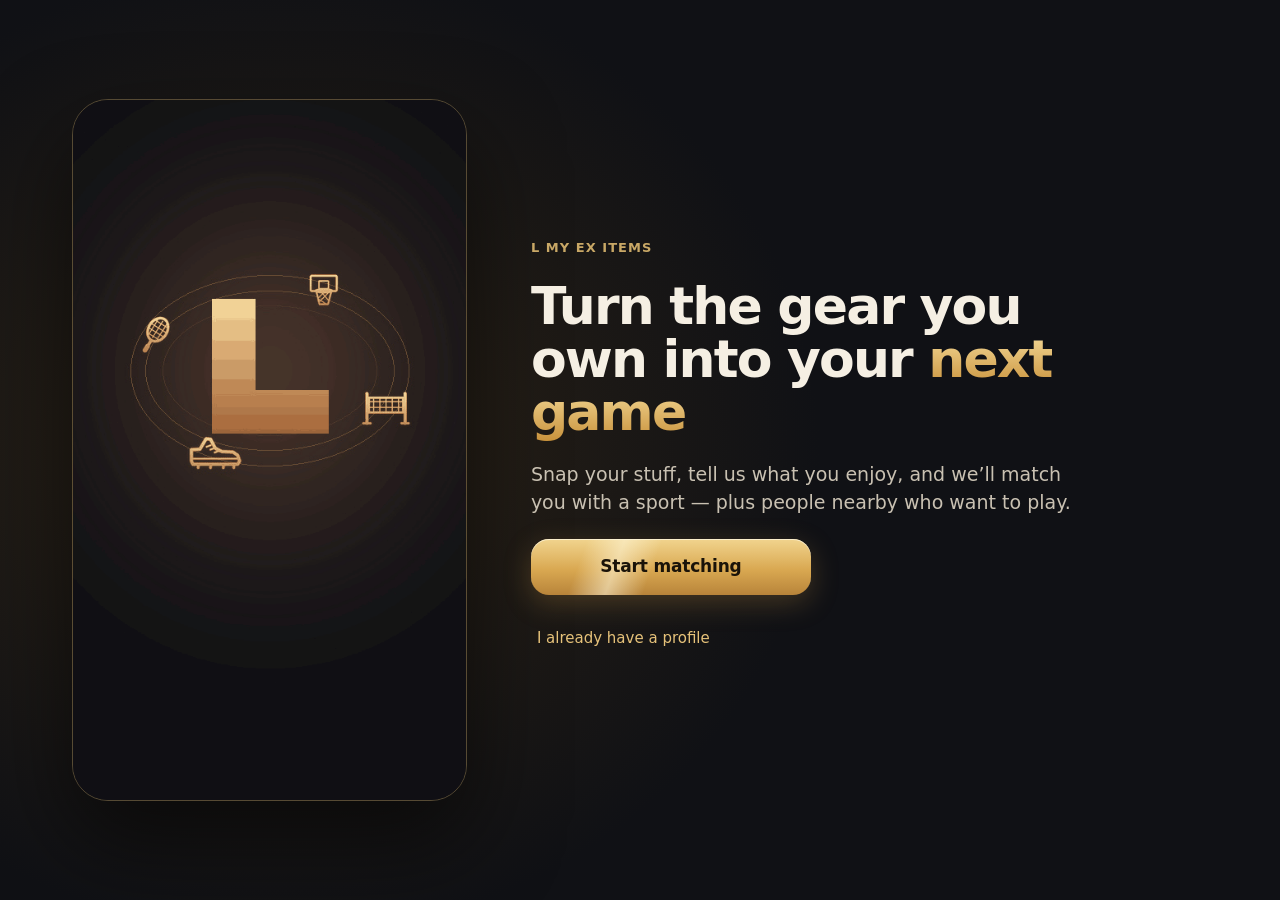
<file: assets/www/index.html>
<!doctype html>
<html lang="en">
<head>
<meta charset="utf-8">
<meta name="viewport" content="width=device-width, initial-scale=1, maximum-scale=1, user-scalable=no, viewport-fit=cover">
<meta name="color-scheme" content="dark">
<meta name="theme-color" content="#101115">
<title>L my ex items</title>
<link rel="stylesheet" href="css/app.css">
</head>
<body>
  <!-- Splash / loader -->
  <section id="splash" class="splash" aria-label="Loading">
    <div class="splash-media">
      <img src="video/loader.gif" alt="" width="480" height="852">
    </div>
    <div class="splash-copy">
      <span class="eyebrow">L my ex items</span>
      <h1 class="splash-title">Turn the gear you own into your <span class="gold-text">next game</span></h1>
      <p class="splash-sub">Snap your stuff, tell us what you enjoy, and we’ll match you with a sport — plus people nearby who want to play.</p>
      <button class="btn-gold" data-action="start"><span class="sheen" aria-hidden="true"></span><span>Start matching</span></button>
      <button class="btn-link" data-action="start-profile">I already have a profile</button>
    </div>
  </section>

  <!-- App shell -->
  <div id="app" class="app" hidden>
    <nav class="sidebar" aria-label="Sections">
      <div class="brand"><span class="brand-mark"><span class="gold-text">L</span></span><span class="brand-name">L my ex items</span></div>
      <span class="side-label">Browse</span>
      <div class="side-links" id="sideLinks"></div>
      <div class="side-spacer"></div>
      <button class="side-profile" data-nav="profile">
        <span class="avatar sm" id="sideAvatar">AC</span>
        <span class="side-profile-text"><span id="sideName">Alex Carter</span><small>Gold level</small></span>
      </button>
    </nav>

    <main id="view" class="view" tabindex="-1"></main>

    <nav class="tabbar" aria-label="Sections" id="tabbar"></nav>
  </div>

  <div id="toast" class="toast" role="status" aria-live="polite" hidden></div>

  <script src="js/app.js"></script>
</body>
</html>
</file>
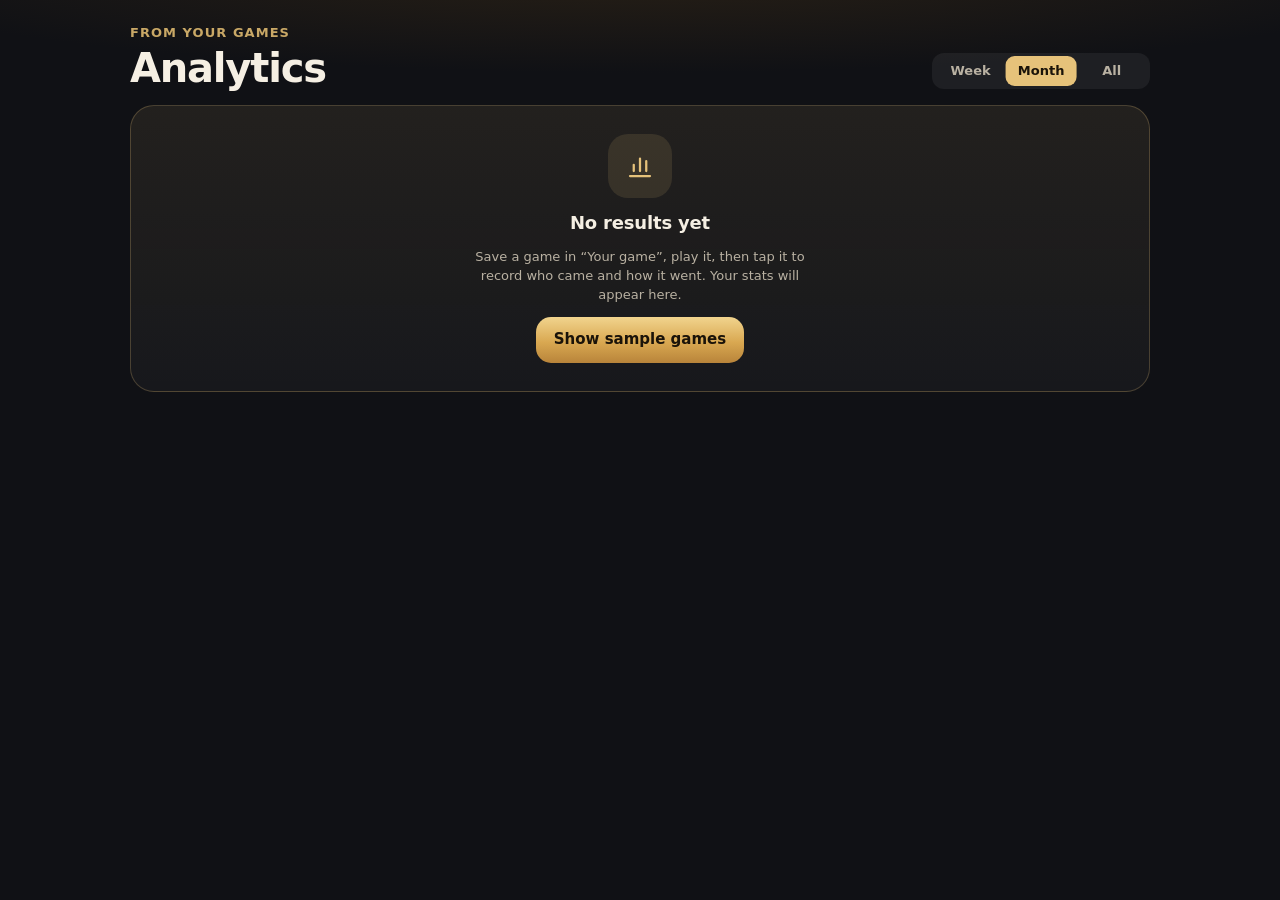
<file: assets/web/analytics.html>
<!doctype html>
<html lang="en">
<head>
<meta charset="utf-8">
<meta name="viewport" content="width=device-width, initial-scale=1, maximum-scale=1, user-scalable=no, viewport-fit=cover">
<meta name="color-scheme" content="dark">
<title>Analytics</title>
<!-- Bundled with the app. Shows the user's own games, sent in by the app via window.LApp.render(). No network access. -->
<style>
:root{--bg:#101115;--text:#F5EFE3;--text2:#D8D0C1;--muted:#A39C8F;--gold:#E6C27A;--goldHi:#F6DE9E;--coral:#E59A80;--card:rgba(255,255,255,.04);--line:rgba(255,255,255,.07);
  --ease:cubic-bezier(.2,.8,.2,1);--spring:cubic-bezier(.3,1.35,.5,1)}
*{box-sizing:border-box;-webkit-tap-highlight-color:transparent}
html,body{margin:0;background:var(--bg);color:var(--text);font:16px/1.45 -apple-system,BlinkMacSystemFont,"SF Pro Text",system-ui,sans-serif;-webkit-font-smoothing:antialiased;-webkit-user-select:none;user-select:none}
body{background:radial-gradient(120% 50% at 50% -10%,#2A2116 0%,var(--bg) 55%) no-repeat,var(--bg)}
#root{max-width:1100px;margin:0 auto;padding:var(--top,16px) 20px var(--bottom,24px);display:flex;flex-direction:column;gap:16px}
@keyframes rise{from{opacity:0;transform:translateY(14px)}to{opacity:1;transform:none}}
@keyframes grow{from{transform:scaleY(0)}to{transform:scaleY(1)}}
@keyframes draw{from{stroke-dashoffset:800}to{stroke-dashoffset:0}}
@keyframes pop{0%{transform:scale(.6);opacity:0}60%{transform:scale(1.08);opacity:1}100%{transform:scale(1)}}
.rise{animation:rise .6s var(--ease) both}.settled .rise{animation:none}.d1{animation-delay:.05s}.d2{animation-delay:.1s}.d3{animation-delay:.15s}.d4{animation-delay:.2s}
.head{display:flex;align-items:flex-end;justify-content:space-between;gap:12px;padding-top:4px}
.eyebrow{font-size:13px;font-weight:600;letter-spacing:.08em;text-transform:uppercase;color:#C9A866}
h1{margin:4px 0 0;font-size:34px;line-height:1.05;font-weight:700;letter-spacing:-.025em}
h2{margin:0;font-size:18px;font-weight:600;letter-spacing:-.01em}
.small{font-size:13px;color:var(--muted)} .note{margin:0;font-size:13px;color:#B9B1A2}
.card{padding:18px;border-radius:24px;background:var(--card);border:1px solid var(--line);display:flex;flex-direction:column;gap:12px}
.card.gold{background:linear-gradient(180deg,rgba(230,194,122,.09),rgba(255,255,255,.03));border-color:rgba(230,194,122,.24)}
.between{display:flex;align-items:center;justify-content:space-between;gap:10px}
.seg{position:relative;display:grid;grid-auto-flow:column;grid-auto-columns:1fr;padding:3px;border-radius:12px;background:rgba(255,255,255,.06)}
.seg button{position:relative;z-index:1;height:30px;padding:0 12px;border:0;background:transparent;color:#B9B1A2;font:inherit;font-size:13px;font-weight:600;white-space:nowrap;transition:color .25s}
.seg button[aria-selected="true"]{color:#1A1309}
.seg .thumb{position:absolute;top:3px;bottom:3px;left:3px;border-radius:9px;background:var(--gold);transition:transform .45s var(--spring)}
.kpis{display:grid;grid-template-columns:repeat(2,minmax(0,1fr));gap:10px}
.kpi{display:flex;flex-direction:column;gap:2px;padding:14px;border-radius:20px;background:var(--card);border:1px solid var(--line)}
.kpi b{font-size:28px;font-weight:700;letter-spacing:-.03em;font-variant-numeric:tabular-nums}
.grid{display:flex;flex-direction:column;gap:16px}
.bars{position:relative;height:180px;display:grid;grid-template-columns:repeat(7,minmax(0,1fr));gap:8px;align-items:end;padding-top:24px;border-bottom:1px solid rgba(255,255,255,.12)}
.bars .gl{position:absolute;left:0;right:0;border-top:1px dashed rgba(255,255,255,.07)}
.bars button{position:relative;height:100%;border:0;padding:0;background:transparent;display:flex;flex-direction:column;justify-content:flex-end;align-items:center;font:inherit}
.bar{display:block;width:100%;max-width:32px;min-height:4px;border-radius:8px 8px 3px 3px;background:rgba(230,194,122,.32);transform-origin:50% 100%;animation:grow .8s cubic-bezier(.2,1.2,.4,1) both}
.bar.best{background:rgba(230,194,122,.75)} .bar.on{background:linear-gradient(180deg,var(--goldHi),#C8913A)}
.tip{position:absolute;top:-22px;left:50%;transform:translateX(-50%);padding:2px 7px;border-radius:8px;background:var(--text);color:#15130F;font-size:12px;font-weight:700;white-space:nowrap;animation:pop .35s var(--spring) both}
.days{display:grid;grid-template-columns:repeat(7,minmax(0,1fr));gap:8px;text-align:center;font-size:12px;color:var(--muted)}
.line{position:relative;height:140px}
.line svg{position:absolute;inset:0;width:100%;height:100%;overflow:visible}
.line .path{stroke-dasharray:800;animation:draw 1.4s cubic-bezier(.4,0,.2,1) .2s both}
.dot{position:absolute;width:10px;height:10px;margin:-5px 0 0 -5px;border-radius:5px;background:var(--gold);box-shadow:0 0 0 2px #1A1A1E;animation:pop .4s var(--spring) both}
.row{display:flex;align-items:center;gap:12px;padding:12px;border-radius:18px;background:var(--card);border:1px solid rgba(255,255,255,.06)}
.row .grow{flex:1;min-width:0}.row .t{font-size:15px;font-weight:600;white-space:nowrap;overflow:hidden;text-overflow:ellipsis}
.badge{flex:none;height:26px;padding:0 10px;border-radius:13px;display:flex;align-items:center;font-size:12px;font-weight:600}
.ok{background:rgba(230,194,122,.14);color:var(--gold)}.bad{background:rgba(201,120,90,.16);color:var(--coral)}
.btn{height:46px;border-radius:15px;border:0;font:inherit;font-size:15px;font-weight:600;padding:0 18px;transition:transform .12s}
.btn:active{transform:scale(.96)}
.btn.gold{background:linear-gradient(180deg,#F1D48E,#D9A851 55%,#B8843A);color:#1A1309}
.btn.ghost{background:rgba(230,194,122,.08);border:1px solid rgba(230,194,122,.45);color:var(--gold);height:36px;font-size:14px;padding:0 14px}
.empty{align-items:center;text-align:center;padding:28px 20px}
.empty .ic{width:64px;height:64px;border-radius:20px;display:flex;align-items:center;justify-content:center;background:rgba(230,194,122,.12)}
.banner{display:flex;align-items:center;justify-content:space-between;gap:10px;padding:10px 14px;border-radius:16px;background:rgba(230,194,122,.08);border:1px solid rgba(230,194,122,.25);font-size:13px;color:var(--text2)}
@media (min-width:768px){
  #root{padding-left:40px;padding-right:40px}
  h1{font-size:40px;letter-spacing:-.03em}
  .kpis{grid-template-columns:repeat(4,minmax(0,1fr));gap:14px}.kpi{padding:18px}.kpi b{font-size:32px}
  .grid{display:grid;grid-template-columns:repeat(2,minmax(0,1fr));gap:20px}
  .recent{display:grid;grid-template-columns:repeat(2,minmax(0,1fr));gap:10px}
}
.recent{display:flex;flex-direction:column;gap:8px}
@media (prefers-reduced-motion:reduce){*,*::before,*::after{animation-duration:.01ms!important;transition-duration:.01ms!important}}
</style>
</head>
<body>
<main id="root" aria-live="polite"></main>
<script>
(function () {
  'use strict';
  var DAYS = ['Mon', 'Tue', 'Wed', 'Thu', 'Fri', 'Sat', 'Sun'];
  var FULL = ['Monday', 'Tuesday', 'Wednesday', 'Thursday', 'Friday', 'Saturday', 'Sunday'];
  var S = { period: 'month', metric: 'signups', sel: -1, data: { games: [], hasSample: false }, first: true };
  var root = document.getElementById('root');
  var lastKey = '';

  function send(msg) { try { window.LNative.postMessage(msg); } catch (e) { /* running outside the app */ } }
  function esc(s) { return String(s).replace(/[&<>"']/g, function (c) { return { '&': '&amp;', '<': '&lt;', '>': '&gt;', '"': '&quot;', "'": '&#39;' }[c]; }); }
  function dow(d) { return (d.getDay() + 6) % 7; } // Monday = 0
  function seg(key, opts) {
    var i = opts.map(function (o) { return o[0]; }).indexOf(S[key]);
    return '<div class="seg" role="tablist"><span class="thumb" style="width:calc((100% - 6px)/' + opts.length + ');transform:translateX(' + (i * 100) + '%)"></span>' +
      opts.map(function (o) { return '<button role="tab" aria-selected="' + (S[key] === o[0]) + '" data-k="' + key + '" data-v="' + o[0] + '">' + o[1] + '</button>'; }).join('') + '</div>';
  }

  function render() {
    var now = Date.now();
    var span = S.period === 'week' ? 7 : S.period === 'month' ? 30 : 100000;
    var games = S.data.games.filter(function (g) { return g.success !== null && g.success !== undefined; })
      .map(function (g) { return Object.assign({}, g, { d: new Date(g.date) }); })
      .filter(function (g) { return (now - g.d.getTime()) / 864e5 <= span; })
      .sort(function (a, b) { return b.d - a.d; });

    var head = '<header class="head rise"><div><span class="eyebrow">From your games</span><h1>Analytics</h1></div>' +
      seg('period', [['week', 'Week'], ['month', 'Month'], ['all', 'All']]) + '</header>';

    var banner = S.data.hasSample
      ? '<div class="banner rise d1"><span>Includes sample games so you can see how the charts work.</span><button class="btn ghost" data-act="removeSample">Remove</button></div>' : '';

    if (!games.length) {
      root.innerHTML = head + banner +
        '<section class="card gold empty rise d1"><div class="ic"><svg width="30" height="30" viewBox="0 0 24 24" fill="none" stroke="#E6C27A" stroke-width="1.8" stroke-linecap="round" aria-hidden="true"><path d="M4 20h16M7 16v-5M12 16V6M17 16v-8"/></svg></div>' +
        '<h2>No results yet</h2><p class="note" style="max-width:340px">Save a game in “Your game”, play it, then tap it to record who came and how it went. Your stats will appear here.</p>' +
        (S.data.hasSample ? '' : '<button class="btn gold" data-act="addSample">Show sample games</button>') + '</section>';
      return;
    }

    var signups = [0, 0, 0, 0, 0, 0, 0], ok = [0, 0, 0, 0, 0, 0, 0], cnt = [0, 0, 0, 0, 0, 0, 0], rsum = [0, 0, 0, 0, 0, 0, 0], rcnt = [0, 0, 0, 0, 0, 0, 0];
    var total = 0, okAll = 0, rAll = 0, rN = 0;
    games.forEach(function (g) {
      var i = dow(g.d);
      cnt[i]++; total += g.signups || 0;
      if (g.success) { signups[i] += g.signups || 0; ok[i]++; okAll++; } else { signups[i] += g.signups || 0; }
      if (g.rating) { rsum[i] += g.rating; rcnt[i]++; rAll += g.rating; rN++; }
    });
    var successPct = cnt.map(function (c, i) { return c ? Math.round(ok[i] / c * 100) : 0; });
    var vals = S.metric === 'signups' ? signups : successPct;
    var max = Math.max.apply(null, vals.concat([S.metric === 'signups' ? 1 : 100]));
    var best = vals.indexOf(Math.max.apply(null, vals));

    var kpis = [['Signed up', total, 'people across ' + games.length + ' games'], ['Games played', games.length, okAll + ' successful'],
      ['Successful', Math.round(okAll / games.length * 100) + '%', 'happened as planned'], ['Avg rating', rN ? (rAll / rN).toFixed(1) : '—', 'out of 5']];

    var bars = vals.map(function (v, i) {
      var h = Math.max(4, Math.round(v / max * 150));
      var label = S.metric === 'signups' ? v + ' people' : (cnt[i] ? v + '%' : 'no games');
      return '<button data-bar="' + i + '" aria-label="' + FULL[i] + ': ' + label + '">' + (S.sel === i ? '<span class="tip">' + label + '</span>' : '') +
        '<span class="bar' + (S.sel === i ? ' on' : (i === best && v > 0 ? ' best' : '')) + '" style="height:' + h + 'px;animation-delay:' + (S.first ? 0.05 * i : 0) + 's"></span></button>';
    }).join('');

    var avg = rsum.map(function (s, i) { return rcnt[i] ? s / rcnt[i] : null; });
    var pts = [];
    avg.forEach(function (r, i) { if (r !== null) pts.push([(i + 0.5) / 7 * 100, 100 - ((r - 1) / 4) * 86 - 7, r, i]); });
    var poly = pts.map(function (p) { return p[0].toFixed(2) + ',' + p[1].toFixed(2); }).join(' ');
    var bestDay = -1, bestR = 0; avg.forEach(function (r, i) { if (r !== null && r > bestR) { bestR = r; bestDay = i; } });
    var line = '<div class="line"><svg viewBox="0 0 100 100" preserveAspectRatio="none" aria-hidden="true"><defs><linearGradient id="lg" x1="0" y1="0" x2="0" y2="1"><stop offset="0" stop-color="#E6C27A" stop-opacity=".28"/><stop offset="1" stop-color="#E6C27A" stop-opacity="0"/></linearGradient></defs>' +
      (pts.length > 1 ? '<polygon points="' + poly + ' ' + pts[pts.length - 1][0].toFixed(2) + ',100 ' + pts[0][0].toFixed(2) + ',100" fill="url(#lg)"/><polyline class="path" points="' + poly + '" fill="none" stroke="#E6C27A" stroke-width="2" vector-effect="non-scaling-stroke" stroke-linejoin="round" stroke-linecap="round"/>' : '') +
      '</svg>' + pts.map(function (p) { return '<span class="dot" title="' + FULL[p[3]] + ': ' + p[2].toFixed(1) + ' ★" style="left:' + p[0] + '%;top:' + p[1] + '%' + (p[3] === bestDay ? ';background:var(--goldHi)' : '') + '"></span>'; }).join('') + '</div>';

    root.innerHTML = head + banner +
      '<div class="kpis rise d1">' + kpis.map(function (k) { return '<div class="kpi"><span class="small">' + k[0] + '</span><b>' + k[1] + '</b><span class="small" style="color:#D9B36A;font-weight:600;font-size:12px">' + k[2] + '</span></div>'; }).join('') + '</div>' +
      '<div class="grid">' +
      '<section class="card rise d2"><div class="between"><h2>By day of week</h2>' + seg('metric', [['signups', 'Sign-ups'], ['success', 'Success']]) + '</div>' +
      '<p class="note">' + (S.metric === 'signups' ? 'How many people signed up, by weekday. Tap a bar.' : 'Share of games that happened as planned, by weekday.') + '</p>' +
      '<div class="bars"><span class="gl" style="top:24px"></span><span class="gl" style="top:99px"></span>' + bars + '</div><div class="days">' + DAYS.map(function (d) { return '<span>' + d + '</span>'; }).join('') + '</div></section>' +
      '<section class="card rise d3"><div class="between"><h2>Average game rating</h2><span class="small">out of 5</span></div>' +
      '<p class="note">' + (bestDay >= 0 ? 'Best day: ' + FULL[bestDay] + ' (' + bestR.toFixed(1) + ' ★).' : 'Rate your games to see this chart.') + '</p>' + line +
      '<div class="days">' + DAYS.map(function (d) { return '<span>' + d + '</span>'; }).join('') + '</div></section></div>' +
      '<section class="rise d4" style="display:flex;flex-direction:column;gap:10px"><h2 style="font-size:22px;font-weight:700">Recent games</h2><div class="recent">' +
      games.slice(0, 6).map(function (g) {
        return '<article class="row"><div class="grow"><div class="t">' + esc(g.name) + '</div><div class="small">' + DAYS[dow(g.d)] + ' · ' + (g.signups || 0) + ' players' + (g.rating ? ' · ' + g.rating.toFixed(1) + ' ★' : '') + '</div></div>' +
          '<span class="badge ' + (g.success ? 'ok">✓ Played' : 'bad">✕ Didn’t happen') + '</span></article>';
      }).join('') + '</div></section>';
    S.first = false;
    setTimeout(function () { root.classList.add('settled'); }, 900);
  }

  document.addEventListener('click', function (e) {
    var t = e.target.closest('[data-k],[data-bar],[data-act]');
    if (!t) return;
    if (t.dataset.k) { S[t.dataset.k] = t.dataset.v; S.sel = -1; }
    else if (t.dataset.bar) { var i = +t.dataset.bar; S.sel = S.sel === i ? -1 : i; }
    else if (t.dataset.act) { send(t.dataset.act); return; }
    render();
  });

  window.LApp = {
    render: function (data, insets) {
      var key = JSON.stringify(data) + JSON.stringify(insets || {});
      if (key === lastKey) return;
      lastKey = key;
      S.data = data || { games: [] };
      if (insets) {
        document.documentElement.style.setProperty('--top', (insets.top + (insets.wide ? 36 : 16)) + 'px');
        document.documentElement.style.setProperty('--bottom', (insets.bottom + 24) + 'px');
      }
      render();
    }
  };
  render();
  send('ready');
})();
</script>
</body>
</html>
</file>
<file: assets/www/css/app.css>
/* L my ex items — app styles (dark gold, Apple-style motion) */
:root{
  --bg:#101115; --bg-deep:#0B0C0F;
  --text:#F5EFE3; --text-2:#D8D0C1; --muted:#A39C8F; --faint:#8C8578;
  --gold:#E6C27A; --gold-hi:#F6DE9E; --gold-lo:#B8843A; --copper:#C9785A; --coral:#E59A80;
  --card:rgba(255,255,255,.04); --card-line:rgba(255,255,255,.07); --field:rgba(255,255,255,.05); --field-line:rgba(255,255,255,.1);
  --ease-out:cubic-bezier(.2,.8,.2,1); --spring:cubic-bezier(.3,1.35,.5,1); --spring-soft:cubic-bezier(.25,1.15,.45,1);
  --safe-t:env(safe-area-inset-top,0px); --safe-b:env(safe-area-inset-bottom,0px); --safe-l:env(safe-area-inset-left,0px); --safe-r:env(safe-area-inset-right,0px);
}
*{box-sizing:border-box;-webkit-tap-highlight-color:transparent}
html,body{margin:0;height:100%;background:var(--bg-deep);color:var(--text);overflow:hidden;
  font:16px/1.45 -apple-system,BlinkMacSystemFont,"SF Pro Text","Helvetica Neue",system-ui,sans-serif;-webkit-font-smoothing:antialiased;-webkit-user-select:none;user-select:none;-webkit-text-size-adjust:100%}
input,textarea{-webkit-user-select:text;user-select:text}
button{font:inherit;color:inherit;cursor:pointer}
img{display:block}
[hidden]{display:none!important}

/* ---------- keyframes ---------- */
@keyframes rise{from{opacity:0;transform:translateY(14px)}to{opacity:1;transform:none}}
@keyframes pop{0%{transform:scale(.6);opacity:0}60%{transform:scale(1.08);opacity:1}100%{transform:scale(1)}}
@keyframes shimmer{0%{background-position:-180% 0}100%{background-position:280% 0}}
@keyframes spin{to{transform:rotate(360deg)}}
@keyframes float{0%,100%{transform:translateY(0) rotate(0)}50%{transform:translateY(-9px) rotate(8deg)}}
@keyframes grow{from{transform:scaleY(0)}to{transform:scaleY(1)}}
@keyframes draw{from{stroke-dashoffset:800}to{stroke-dashoffset:0}}
@keyframes splashOut{to{opacity:0;transform:scale(1.04);filter:blur(8px)}}
@keyframes toastIn{from{opacity:0;transform:translate(-50%,24px) scale(.92)}to{opacity:1;transform:translate(-50%,0)}}
.rise{animation:rise .6s var(--ease-out) both}
.pop{animation:pop .45s var(--spring) both}
.float{animation:float 4s ease-in-out infinite}
.spin{animation:spin 1.4s linear infinite}
.d1{animation-delay:.05s}.d2{animation-delay:.1s}.d3{animation-delay:.15s}.d4{animation-delay:.2s}.d5{animation-delay:.25s}

/* ---------- shared atoms ---------- */
.gold-text{background:linear-gradient(180deg,var(--gold-hi),#C8913A);-webkit-background-clip:text;background-clip:text;color:transparent}
.eyebrow{font-size:13px;font-weight:600;letter-spacing:.08em;text-transform:uppercase;color:#C9A866}
.h1{margin:0;font-size:34px;line-height:1.05;font-weight:700;letter-spacing:-.025em}
.h2{margin:0;font-size:19px;font-weight:600;letter-spacing:-.01em}
.h2.big{font-size:22px;font-weight:700;letter-spacing:-.02em}
.muted{color:var(--muted)} .small{font-size:13px}
.card{padding:18px;border-radius:24px;background:var(--card);border:1px solid var(--card-line);display:flex;flex-direction:column;gap:14px}
.card.gold{background:linear-gradient(180deg,rgba(230,194,122,.09),rgba(255,255,255,.03));border-color:rgba(230,194,122,.24)}
.row{display:flex;align-items:center;gap:12px}
.between{display:flex;align-items:center;justify-content:space-between;gap:10px}
.stack{display:flex;flex-direction:column;gap:12px}
.press{transition:transform .12s ease-out,background-color .25s ease,border-color .25s ease,color .25s ease,box-shadow .3s ease}
.press:active{transform:scale(.96)}

.btn-gold{position:relative;overflow:hidden;height:56px;width:100%;border:0;border-radius:18px;
  background:linear-gradient(180deg,#F1D48E 0%,#D9A851 55%,var(--gold-lo) 100%);color:#1A1309;font-size:17px;font-weight:600;letter-spacing:-.01em;
  box-shadow:inset 0 1px 0 rgba(255,250,230,.7),0 8px 28px rgba(214,160,72,.25);transition:transform .12s ease-out,box-shadow .3s}
.btn-gold:active{transform:scale(.97)}
.btn-gold>span:last-child{position:relative}
.btn-gold.sm{height:50px;font-size:16px;border-radius:16px}
.sheen{position:absolute;inset:0;background:linear-gradient(110deg,transparent 30%,rgba(255,248,220,.55) 50%,transparent 70%) no-repeat;background-size:60% 100%;animation:shimmer 3.2s ease-in-out infinite}
.btn-link{height:44px;border:0;background:none;color:var(--gold);font-size:15px;font-weight:500}
.btn-ghost{height:36px;padding:0 14px;border-radius:18px;border:1px solid rgba(230,194,122,.45);background:rgba(230,194,122,.08);color:var(--gold);font-size:14px;font-weight:600}
.btn-dashed{height:48px;border-radius:14px;border:1px dashed rgba(230,194,122,.45);background:rgba(230,194,122,.06);color:var(--gold);font-size:15px;font-weight:600;display:flex;align-items:center;justify-content:center;gap:8px}
.btn-soft{height:50px;border-radius:16px;display:flex;align-items:center;justify-content:center;background:rgba(230,194,122,.1);border:1px solid rgba(230,194,122,.35);color:var(--gold);font-size:15px;font-weight:600}

.chips{display:flex;flex-wrap:wrap;gap:8px}
.chip{height:36px;padding:0 14px;border-radius:18px;white-space:nowrap;font-size:14px;font-weight:500;background:rgba(255,255,255,.05);color:var(--text-2);border:1px solid var(--field-line)}
.chip[aria-pressed="true"]{background:var(--gold);color:#1A1309;border-color:var(--gold)}
.chip.img{display:flex;align-items:center;gap:6px;padding:0 14px 0 6px}
.chip.img img{width:24px;height:24px}

.seg{position:relative;display:grid;grid-auto-flow:column;grid-auto-columns:1fr;padding:3px;border-radius:12px;background:rgba(255,255,255,.06)}
.seg button{white-space:nowrap;position:relative;z-index:1;height:32px;padding:0 12px;border:0;background:transparent;color:#B9B1A2;font-size:13px;font-weight:600;transition:color .25s}
.seg button[aria-selected="true"]{color:#1A1309}
.seg .thumb{position:absolute;top:3px;bottom:3px;left:3px;border-radius:9px;background:var(--gold);transition:transform .45s var(--spring-soft),width .3s}
.seg.lg button{height:36px;font-size:14px}
.seg.lg button[aria-selected="true"]{color:#F3D99B}
.seg.lg .thumb{background:linear-gradient(180deg,#3A3226,#2A241B);border:1px solid rgba(230,194,122,.35)}

.field{display:flex;flex-direction:column;gap:6px}
.field label,.label{font-size:13px;color:#B9B1A2}
.input,.textarea{width:100%;padding:0 14px;height:46px;border-radius:14px;background:var(--field);border:1px solid var(--field-line);color:var(--text);font:inherit;font-size:16px;transition:border-color .2s,box-shadow .2s}
.textarea{height:auto;padding:12px 14px;line-height:1.45;resize:none}
.input:focus,.textarea:focus{outline:none;border-color:rgba(230,194,122,.7);box-shadow:0 0 0 4px rgba(230,194,122,.15)}
.input::placeholder,.textarea::placeholder{color:#7F786C}
.input.title{color:#F3D99B;font-size:19px;font-weight:700;letter-spacing:-.015em;height:50px}
input[type=date]{color-scheme:dark}
.sr{position:absolute;width:1px;height:1px;overflow:hidden;clip:rect(0 0 0 0);white-space:nowrap}

.avatar{flex:none;width:44px;height:44px;border-radius:22px;display:flex;align-items:center;justify-content:center;font-size:15px;font-weight:700;color:#1A1309;background:linear-gradient(145deg,#F1D48E,#A8752F)}
.avatar.sm{width:40px;height:40px}
.list-row{display:flex;align-items:center;gap:12px;padding:10px 12px;border-radius:18px;background:var(--card);border:1px solid rgba(255,255,255,.06)}
.list-row .grow{flex:1;min-width:0;display:flex;flex-direction:column;gap:2px}
.list-row .title{font-size:15px;font-weight:600}
.badge{flex:none;height:26px;padding:0 10px;border-radius:13px;display:flex;align-items:center;font-size:12px;font-weight:600}
.badge.ok{background:rgba(230,194,122,.14);color:var(--gold)}
.badge.bad{background:rgba(201,120,90,.16);color:var(--coral)}
.invite{flex:none;height:36px;padding:0 14px;border-radius:18px;font-size:14px;font-weight:600;background:var(--gold);color:#1A1309;border:1px solid var(--gold)}
.invite[aria-pressed="true"]{background:rgba(230,194,122,.12);color:var(--gold);border-color:rgba(230,194,122,.4)}

/* ---------- splash ---------- */
.splash{position:fixed;inset:0;z-index:30;background:var(--bg);display:flex;flex-direction:column}
.splash.out{animation:splashOut .55s var(--ease-out) forwards;pointer-events:none}
.splash-media{position:absolute;inset:0}
.splash-media img{width:100%;height:100%;object-fit:cover}
.splash-media::after{content:"";position:absolute;left:0;right:0;bottom:0;height:52%;background:linear-gradient(180deg,rgba(16,17,21,0),#101115 55%)}
.splash-copy{position:relative;margin-top:auto;padding:0 24px calc(28px + var(--safe-b));display:flex;flex-direction:column;gap:12px;align-items:stretch}
.splash-copy>*{animation:rise .8s var(--ease-out) both}
.splash-copy>*:nth-child(2){animation-delay:.1s}.splash-copy>*:nth-child(3){animation-delay:.18s}.splash-copy>*:nth-child(4){animation-delay:.26s}.splash-copy>*:nth-child(5){animation-delay:.32s}
.splash-title{margin:0;font-size:30px;line-height:1.08;font-weight:700;letter-spacing:-.03em}
.splash-sub{margin:0;font-size:15px;color:#C9C1B2}
.splash .eyebrow,.splash-title,.splash-sub{text-align:center}

/* ---------- app shell (phone) ---------- */
.app{position:fixed;inset:0;background:radial-gradient(120% 60% at 50% -10%,#2A2116 0%,var(--bg) 55%)}
.sidebar{display:none}
.view{position:absolute;inset:0;overflow-y:auto;-webkit-overflow-scrolling:touch;overscroll-behavior:contain;
  padding:calc(var(--safe-t) + 20px) calc(20px + var(--safe-r)) calc(110px + var(--safe-b)) calc(20px + var(--safe-l));outline:none}
.view::-webkit-scrollbar{display:none}
.page{display:flex;flex-direction:column;gap:18px;max-width:1100px;margin:0 auto}
.page.enter{animation:rise .5s var(--ease-out) both}
.page-head{display:flex;align-items:flex-end;justify-content:space-between;gap:12px}
.page-head .stack{gap:4px}
.cols{display:flex;flex-direction:column;gap:18px}
.col{display:flex;flex-direction:column;gap:16px;min-width:0}

.tabbar{position:absolute;left:0;right:0;bottom:0;z-index:5;display:grid;grid-template-columns:repeat(5,minmax(0,1fr));
  padding:8px calc(8px + var(--safe-r)) calc(8px + var(--safe-b)) calc(8px + var(--safe-l));min-height:64px;
  background:rgba(18,19,23,.72);-webkit-backdrop-filter:blur(24px) saturate(160%);backdrop-filter:blur(24px) saturate(160%);border-top:1px solid rgba(255,255,255,.07)}
.tab{border:0;background:none;display:flex;flex-direction:column;align-items:center;gap:3px;color:var(--faint);font-size:10.5px;font-weight:500;padding:2px 0;transition:color .2s}
.tab svg{transition:transform .35s var(--spring)}
.tab[aria-current="page"]{color:var(--gold);font-weight:600}
.tab[aria-current="page"] svg{transform:translateY(-1px) scale(1.06)}

/* ---------- tablet / iPad ---------- */
@media (min-width:768px){
  .app{display:grid;grid-template-columns:260px 1fr;background:radial-gradient(90% 70% at 60% -10%,#2A2116 0%,var(--bg) 55%)}
  .tabbar{display:none}
  .sidebar{display:flex;flex-direction:column;gap:6px;padding:calc(var(--safe-t) + 26px) 14px calc(20px + var(--safe-b)) calc(14px + var(--safe-l));
    background:rgba(20,21,26,.78);-webkit-backdrop-filter:blur(30px) saturate(160%);backdrop-filter:blur(30px) saturate(160%);border-right:1px solid var(--card-line)}
  .view{position:relative;inset:auto;height:100%;padding:calc(var(--safe-t) + 36px) calc(40px + var(--safe-r)) calc(36px + var(--safe-b)) 40px}
  .h1{font-size:40px;letter-spacing:-.03em}
  .cols{display:grid;grid-template-columns:repeat(2,minmax(0,1fr));gap:24px;align-items:start}
  .cols.wide-left{grid-template-columns:minmax(0,1.35fr) minmax(0,1fr)}
  .cols.wide-right{grid-template-columns:minmax(0,1fr) minmax(0,1.1fr)}
  .sticky{position:sticky;top:0}
  .grid-4{grid-template-columns:repeat(4,minmax(0,1fr))!important}
  .grid-2-tab{display:grid;grid-template-columns:repeat(2,minmax(0,1fr));gap:10px}

  .splash{flex-direction:row;align-items:center;gap:64px;padding:0 72px;background:radial-gradient(70% 90% at 22% 50%,#2E2416 0%,var(--bg) 60%)}
  .splash-media{position:relative;inset:auto;flex:none;height:min(78vh,720px);aspect-ratio:9/16;border-radius:36px;overflow:hidden;border:1px solid rgba(230,194,122,.3);box-shadow:0 40px 90px rgba(0,0,0,.55);animation:rise .8s var(--ease-out) both}
  .splash-media::after{display:none}
  .splash-copy{margin:0;padding:0;flex:1;max-width:560px;gap:22px;align-items:flex-start}
  .splash .eyebrow,.splash-title,.splash-sub{text-align:left}
  .splash-title{font-size:52px;line-height:1.02;letter-spacing:-.035em}
  .splash-sub{font-size:19px}
  .splash .btn-gold{width:280px}
}
.brand{display:flex;align-items:center;gap:10px;padding:0 8px 18px}
.brand-mark{width:38px;height:38px;border-radius:11px;display:flex;align-items:center;justify-content:center;background:linear-gradient(160deg,#3A2E1C,#17140F);border:1px solid rgba(230,194,122,.45);font-size:24px;font-weight:800}
.brand-name{font-size:17px;font-weight:700;letter-spacing:-.015em}
.side-label{padding:0 12px 4px;font-size:12px;font-weight:600;letter-spacing:.06em;text-transform:uppercase;color:var(--faint)}
.side-links{display:flex;flex-direction:column;gap:4px}
.side-link{display:flex;align-items:center;gap:12px;height:44px;padding:0 12px;border:0;border-radius:12px;background:transparent;color:#C9C1B2;font-size:15px;font-weight:500;text-align:left;transition:background-color .25s,color .25s,box-shadow .25s}
.side-link[aria-current="page"]{color:#F3D99B;font-weight:600;background:linear-gradient(90deg,rgba(230,194,122,.2),rgba(230,194,122,.06));box-shadow:inset 0 0 0 1px rgba(230,194,122,.35)}
.side-spacer{flex:1}
.side-profile{display:flex;align-items:center;gap:10px;padding:10px;border-radius:16px;background:var(--card);border:1px solid var(--card-line);text-align:left}
.side-profile-text{display:flex;flex-direction:column;gap:1px;font-size:14px;font-weight:600}
.side-profile-text small{font-size:12px;font-weight:500;color:#C9A866}

/* ---------- Find a game ---------- */
.gear-grid{display:grid;grid-template-columns:repeat(4,minmax(0,1fr));gap:10px}
.gear{position:relative;height:100px;border-radius:18px;display:flex;flex-direction:column;align-items:center;justify-content:center;gap:6px;background:var(--card);border:1px solid rgba(255,255,255,.08)}
.gear img{width:48px;height:48px;filter:drop-shadow(0 6px 10px rgba(0,0,0,.45))}
.gear span{font-size:11.5px;color:#CFC7B8}
.gear[aria-pressed="true"]{background:rgba(230,194,122,.12);border-color:rgba(230,194,122,.6)}
.gear .check{position:absolute;top:7px;right:7px;width:19px;height:19px;border-radius:10px;background:var(--gold);display:none;align-items:center;justify-content:center;animation:pop .45s var(--spring) both}
.gear[aria-pressed="true"] .check{display:flex}
@media (min-width:768px){.gear{height:112px}.gear img{width:56px;height:56px}}
.match{display:flex;align-items:center;gap:14px;padding:14px;border-radius:22px;background:var(--card);border:1px solid var(--card-line)}
.match.best{background:linear-gradient(135deg,rgba(230,194,122,.16),rgba(201,120,90,.08));border-color:rgba(230,194,122,.4)}
.ring{flex:none;width:64px;height:64px;border-radius:32px;display:flex;align-items:center;justify-content:center;transition:background .8s}
.ring>div{width:54px;height:54px;border-radius:27px;background:#16171C;display:flex;align-items:center;justify-content:center;font-size:16px;font-weight:700;letter-spacing:-.02em}
.analyzing{display:flex;flex-direction:column;align-items:center;gap:18px;padding:30px 0}
.orbit{position:relative;width:190px;height:190px}
.orbit .spin{position:absolute;inset:0;border-radius:95px;background:conic-gradient(from 0deg,rgba(230,194,122,0) 0deg,var(--gold) 300deg,rgba(230,194,122,0) 360deg);-webkit-mask:radial-gradient(circle,transparent 90px,#000 91px);mask:radial-gradient(circle,transparent 90px,#000 91px)}
.orbit img{position:absolute;inset:8px;width:174px;height:174px;border-radius:87px;object-fit:cover;object-position:50% 42%}
.empty{display:flex;flex-direction:column;align-items:center;gap:12px;padding:26px 10px;text-align:center}

/* ---------- Your game ---------- */
.cover{position:relative;height:200px;border-radius:28px;overflow:hidden;background:radial-gradient(80% 90% at 50% 45%,#3B2C17 0%,#17140F 70%);border:1px solid rgba(230,194,122,.3)}
.cover .halo{position:absolute;left:50%;top:50%;border-radius:50%;border:1px solid rgba(230,194,122,.22);transform:translate(-50%,-50%)}
.cover .main{position:absolute;left:50%;top:50%;width:120px;height:120px;margin:-64px 0 0 -60px;filter:drop-shadow(0 18px 24px rgba(0,0,0,.5))}
.cover .c1{position:absolute;left:14%;top:16%;width:40px;height:40px;animation-delay:-1.5s}
.cover .c2{position:absolute;right:15%;bottom:15%;width:32px;height:32px;animation-delay:-2.6s}
.cover .tag{position:absolute;left:14px;bottom:12px;height:28px;padding:0 10px;border-radius:14px;display:flex;align-items:center;background:rgba(0,0,0,.45);-webkit-backdrop-filter:blur(12px);backdrop-filter:blur(12px);font-size:12px;font-weight:600;color:#F3D99B}
.cover-pick{display:flex;gap:10px;flex-wrap:wrap}
.cover-pick button{width:56px;height:56px;border-radius:16px;display:flex;align-items:center;justify-content:center;background:var(--card);border:1px solid rgba(255,255,255,.08)}
.cover-pick button[aria-pressed="true"]{background:rgba(230,194,122,.14);border-color:rgba(230,194,122,.7)}
.cover-pick img{width:34px;height:34px}
.stepper{display:flex;align-items:center;gap:4px;padding:3px;border-radius:14px;background:rgba(255,255,255,.06)}
.stepper button{width:42px;height:36px;border:0;border-radius:11px;background:transparent;font-size:20px}
.stepper span{min-width:36px;text-align:center;font-size:17px;font-weight:700;font-variant-numeric:tabular-nums}
.rules{margin:0;padding:0;list-style:none;display:flex;flex-direction:column;gap:8px}
.rules li{display:flex;align-items:flex-start;gap:12px;padding:12px;border-radius:16px;background:var(--card);border:1px solid rgba(255,255,255,.06)}
.rules .n{flex:none;width:26px;height:26px;border-radius:13px;display:flex;align-items:center;justify-content:center;background:linear-gradient(145deg,#F1D48E,var(--gold-lo));color:#1A1309;font-size:13px;font-weight:700}
.rules .t{flex:1;font-size:14.5px;line-height:1.45;color:#E4DCCD;padding-top:3px}
.rules .x{flex:none;width:32px;height:32px;border:0;border-radius:16px;background:transparent;color:#7F786C;display:flex;align-items:center;justify-content:center}
.add-row{display:flex;gap:8px}
.add-row .input{flex:1;min-width:0}
.sq{flex:none;width:46px;height:46px;border:0;border-radius:14px;background:var(--gold);color:#1A1309;font-size:22px;font-weight:600}

/* ---------- Analytics ---------- */
.kpis{display:grid;grid-template-columns:repeat(3,minmax(0,1fr));gap:10px}
.kpi{display:flex;flex-direction:column;gap:4px;padding:14px 12px;border-radius:20px;background:var(--card);border:1px solid var(--card-line)}
.kpi b{font-size:26px;font-weight:700;letter-spacing:-.03em;font-variant-numeric:tabular-nums}
.kpi em{font-style:normal;font-size:12px;font-weight:600;color:#D9B36A}
.kpi.kpi-x{display:none}
@media (min-width:768px){.kpis{grid-template-columns:repeat(4,minmax(0,1fr));gap:14px}.kpi{padding:18px}.kpi b{font-size:32px}.kpi.kpi-x{display:flex}}
.bars{position:relative;height:190px;display:grid;grid-template-columns:repeat(7,minmax(0,1fr));gap:8px;align-items:end;padding-top:24px;border-bottom:1px solid rgba(255,255,255,.12)}
.bars .gl{position:absolute;left:0;right:0;border-top:1px dashed rgba(255,255,255,.07)}
.bars button{position:relative;height:100%;border:0;padding:0;background:transparent;display:flex;flex-direction:column;justify-content:flex-end;align-items:center}
.bar{display:block;width:100%;max-width:32px;border-radius:8px 8px 3px 3px;background:rgba(230,194,122,.32);transform-origin:50% 100%;animation:grow .8s cubic-bezier(.2,1.2,.4,1) both;transition:height .55s var(--spring-soft),background-color .25s}
.bar.best{background:rgba(230,194,122,.75)}
.bar.on{background:linear-gradient(180deg,var(--gold-hi),#C8913A)}
.bar-tip{position:absolute;top:-22px;left:50%;transform:translateX(-50%);padding:2px 7px;border-radius:8px;background:var(--text);color:#15130F;font-size:12px;font-weight:700;white-space:nowrap;animation:pop .35s var(--spring) both}
.days{display:grid;grid-template-columns:repeat(7,minmax(0,1fr));gap:8px;text-align:center;font-size:12px;color:var(--muted)}
.linechart{position:relative;width:100%;height:140px}
.linechart svg{position:absolute;inset:0;width:100%;height:100%;overflow:visible}
.linechart .line{stroke-dasharray:800;animation:draw 1.4s cubic-bezier(.4,0,.2,1) .3s both}
.linechart .dot{position:absolute;width:10px;height:10px;margin:-5px 0 0 -5px;border-radius:5px;background:var(--gold);box-shadow:0 0 0 2px #1A1A1E;animation:pop .4s var(--spring) both}

/* ---------- Profile ---------- */
.hero-profile{display:flex;flex-direction:column;align-items:center;gap:10px;text-align:center}
.halo-avatar{position:relative;width:120px;height:120px;flex:none}
.halo-avatar .r{position:absolute;inset:0;border-radius:50%;background:conic-gradient(var(--gold-hi),var(--gold-lo),var(--copper),var(--gold-hi));animation:spin 8s linear infinite}
.halo-avatar .g{position:absolute;inset:4px;border-radius:50%;background:#121317}
.halo-avatar .a{position:absolute;inset:10px;border-radius:50%;background:linear-gradient(145deg,#F1D48E,#A8752F);display:flex;align-items:center;justify-content:center;font-size:38px;font-weight:700;color:#1A1309;letter-spacing:-.02em}
.halo-avatar img{position:absolute;right:-2px;bottom:2px;width:38px;height:38px}
.stats{display:grid;grid-template-columns:repeat(2,minmax(0,1fr));gap:10px}
.stat{display:flex;flex-direction:column;gap:6px;padding:16px;border-radius:22px;background:var(--card);border:1px solid var(--card-line);text-align:left}
.stat b{font-size:32px;font-weight:700;letter-spacing:-.03em;font-variant-numeric:tabular-nums;animation:rise .7s var(--ease-out) both}
.stat span{font-size:13px;line-height:1.3;color:#B9B1A2}
.settings{border-radius:22px;overflow:hidden;background:var(--card);border:1px solid var(--card-line)}
.settings>*{display:flex;align-items:center;justify-content:space-between;min-height:54px;padding:0 16px;width:100%;border:0;background:none;font-size:15px;text-align:left}
.settings>*+*{border-top:1px solid rgba(255,255,255,.06)}
.switch{position:relative;width:51px;height:31px;border:0;border-radius:16px;padding:0;background:rgba(255,255,255,.16);transition:background-color .25s}
.switch::after{content:"";position:absolute;top:2px;left:2px;width:27px;height:27px;border-radius:14px;background:#fff;box-shadow:0 2px 6px rgba(0,0,0,.35);transition:transform .35s var(--spring)}
.switch[aria-checked="true"]{background:#D9A851}
.switch[aria-checked="true"]::after{transform:translateX(20px)}

/* ---------- toast ---------- */
.toast{position:fixed;left:50%;bottom:calc(100px + var(--safe-b));z-index:40;transform:translateX(-50%);display:flex;align-items:center;gap:10px;max-width:calc(100vw - 32px);padding:12px 18px;border-radius:22px;
  background:rgba(40,34,24,.9);-webkit-backdrop-filter:blur(20px);backdrop-filter:blur(20px);border:1px solid rgba(230,194,122,.45);box-shadow:0 20px 50px rgba(0,0,0,.5);font-size:15px;font-weight:600;animation:toastIn .5s var(--spring) both}
.toast .ok{flex:none;width:28px;height:28px;border-radius:14px;background:var(--gold);display:flex;align-items:center;justify-content:center}
@media (min-width:768px){.toast{bottom:calc(32px + var(--safe-b));margin-left:130px}}

@media (prefers-reduced-motion:reduce){
  *,*::before,*::after{animation-duration:.01ms!important;animation-iteration-count:1!important;transition-duration:.01ms!important}
}
</file>
